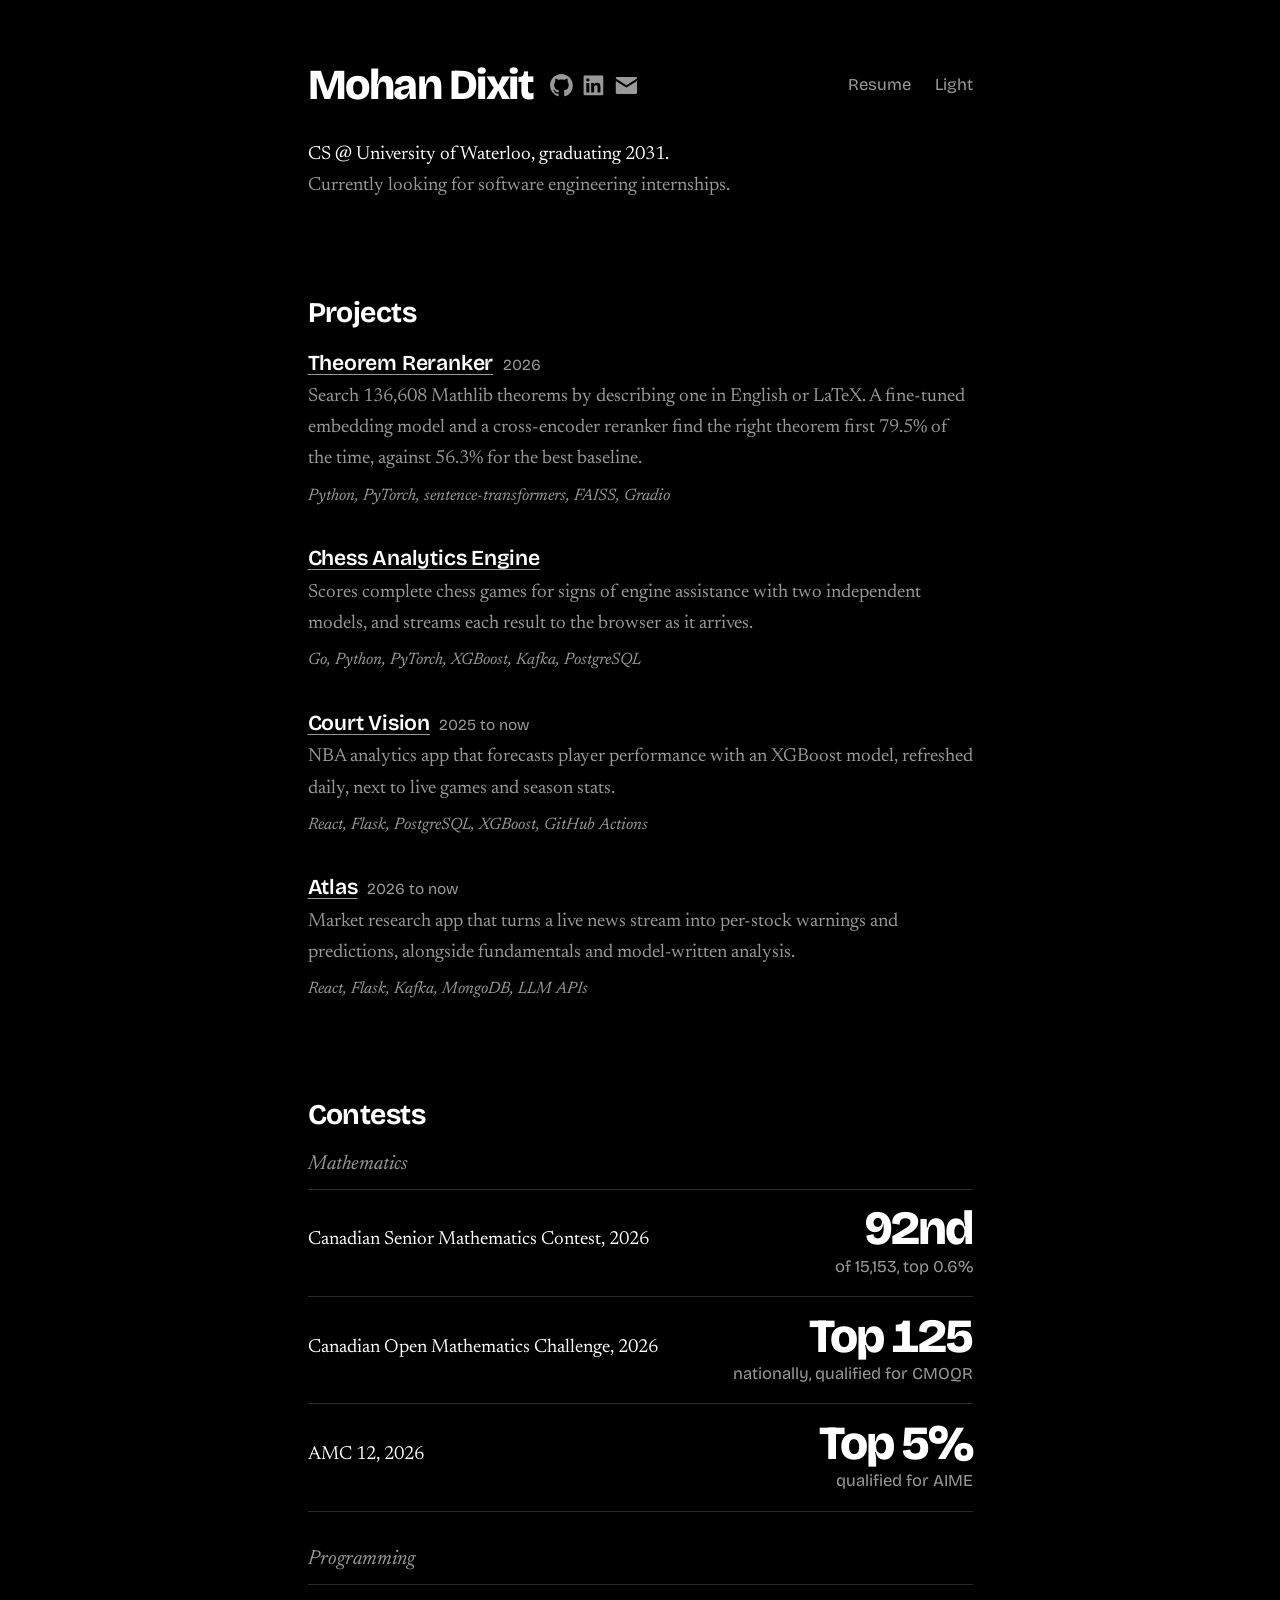
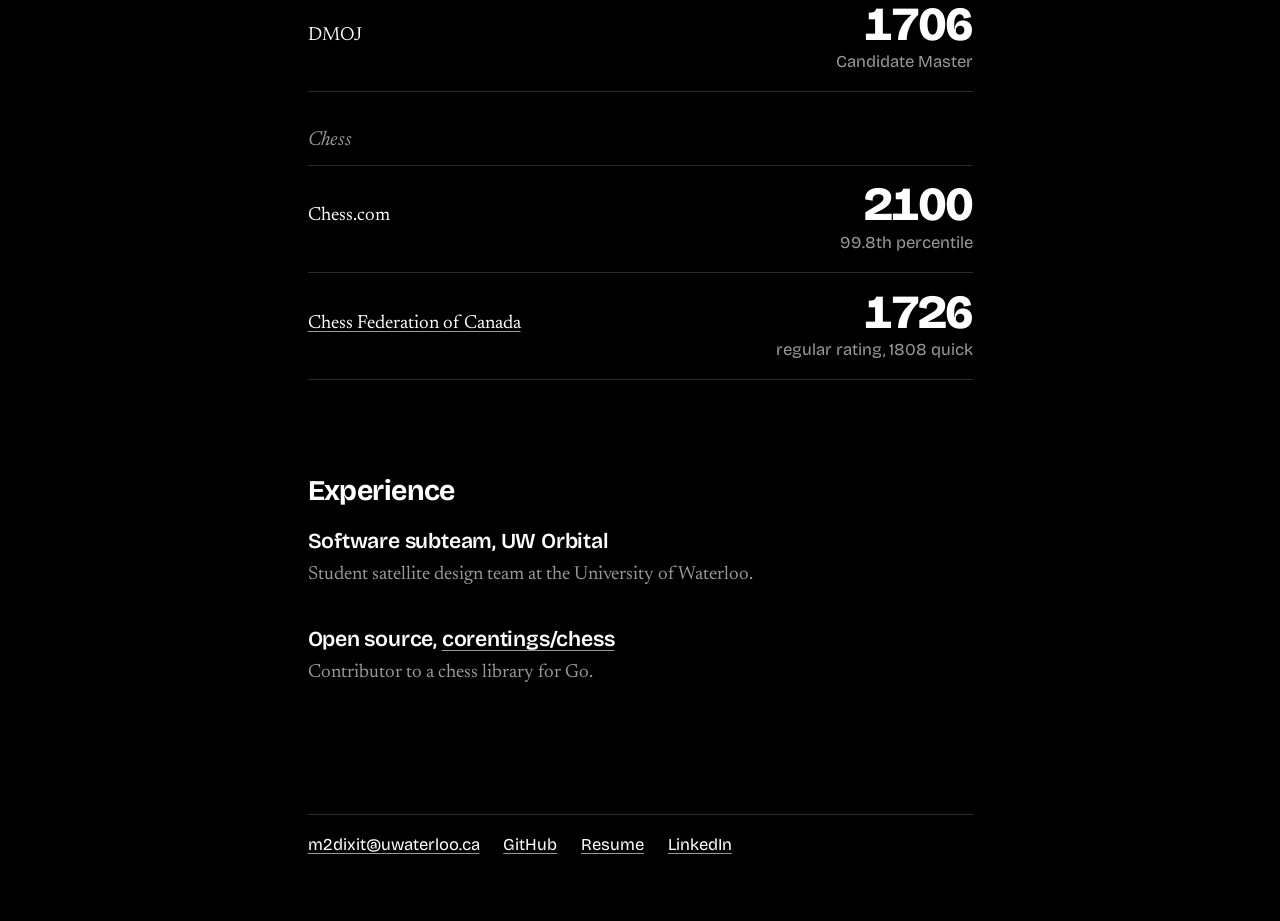
<file: index.html>
<!doctype html>
<html lang="en" data-theme="dark">
<head>
<meta charset="utf-8">
<meta name="viewport" content="width=device-width, initial-scale=1">
<title>Mohan Dixit</title>
<meta name="description" content="Mohan Dixit studies computer science at the University of Waterloo, class of 2031.">
<link rel="canonical" href="https://mohandixit.com/">
<meta name="color-scheme" content="dark light">
<script>
  // Dark unless the visitor chose light before. Runs before first paint.
  try { if (localStorage.getItem("theme") === "light") document.documentElement.dataset.theme = "light"; } catch (e) {}
</script>
<link rel="preconnect" href="https://fonts.googleapis.com">
<link rel="preconnect" href="https://fonts.gstatic.com" crossorigin>
<link rel="stylesheet" href="https://fonts.googleapis.com/css2?family=Bricolage+Grotesque:opsz,wght@12..96,400..800&family=Newsreader:ital,opsz,wght@0,6..72,400..600;1,6..72,400..500&display=swap">
<link rel="stylesheet" href="styles.css">
</head>
<body>
<header class="site-header reveal">
  <div class="name">
    <h1>Mohan Dixit</h1>
    <a class="icon-link" href="https://github.com/CosmicVeil" aria-label="GitHub profile"><svg viewBox="0 0 16 16" width="16" height="16" aria-hidden="true" focusable="false"><path fill="currentColor" d="M8 0c4.42 0 8 3.58 8 8a8.013 8.013 0 0 1-5.45 7.59c-.4.08-.55-.17-.55-.38 0-.27.01-1.13.01-2.2 0-.75-.25-1.23-.54-1.48 1.78-.2 3.65-.88 3.65-3.95 0-.88-.31-1.59-.82-2.15.08-.2.36-1.02-.08-2.12 0 0-.67-.22-2.2.82-.64-.18-1.32-.27-2-.27-.68 0-1.36.09-2 .27-1.53-1.03-2.2-.82-2.2-.82-.44 1.1-.16 1.92-.08 2.12-.51.56-.82 1.28-.82 2.15 0 3.06 1.86 3.75 3.64 3.95-.23.2-.44.55-.51 1.07-.46.21-1.61.55-2.33-.66-.15-.24-.6-.83-1.23-.82-.67.01-.27.38.01.53.34.19.73.9.82 1.13.16.45.68 1.31 2.69.94 0 .67.01 1.3.01 1.49 0 .21-.15.45-.55.38A7.995 7.995 0 0 1 0 8c0-4.42 3.58-8 8-8Z"/></svg></a>
    <a class="icon-link" href="https://www.linkedin.com/in/mohan-dixit-6396922b5/" aria-label="LinkedIn profile"><svg viewBox="0 0 24 24" width="16" height="16" aria-hidden="true" focusable="false"><path fill="currentColor" d="M20.447 20.452h-3.554v-5.569c0-1.328-.027-3.037-1.852-3.037-1.853 0-2.136 1.445-2.136 2.939v5.667H9.351V9h3.414v1.561h.046c.477-.9 1.637-1.85 3.37-1.85 3.601 0 4.267 2.37 4.267 5.455v6.286zM5.337 7.433c-1.144 0-2.063-.926-2.063-2.065 0-1.138.92-2.063 2.063-2.063 1.14 0 2.064.925 2.064 2.063 0 1.139-.925 2.065-2.064 2.065zm1.782 13.019H3.555V9h3.564v11.452zM22.225 0H1.771C.792 0 0 .774 0 1.729v20.542C0 23.227.792 24 1.771 24h20.451C23.2 24 24 23.227 24 22.271V1.729C24 .774 23.2 0 22.222 0h.003z"/></svg></a>
    <a class="icon-link" href="mailto:m2dixit@uwaterloo.ca" aria-label="Email m2dixit@uwaterloo.ca" data-copy-email><svg viewBox="0 0 24 24" width="16" height="16" aria-hidden="true" focusable="false"><path fill="currentColor" d="M3 4h18a1 1 0 0 1 1 1v.53l-10 6.25L2 5.53V5a1 1 0 0 1 1-1Zm-1 3.89V19a1 1 0 0 0 1 1h18a1 1 0 0 0 1-1V7.89l-9.47 5.92a1 1 0 0 1-1.06 0L2 7.89Z"/></svg></a>
  </div>
  <nav class="site-nav" aria-label="Site">
    <a href="assets/mohan-dixit-resume.pdf">Resume</a>
    <button class="theme-toggle" type="button" id="theme-toggle">Light</button>
  </nav>
</header>

<p class="intro reveal" style="--i:1">CS @ University of Waterloo, graduating 2031.</p>
<p class="seeking reveal" style="--i:1">Currently looking for software engineering internships.</p>

<main>
  <section class="reveal" style="--i:2" aria-labelledby="projects">
    <h2 id="projects">Projects</h2>
    <ul class="entries">
      <li>
        <span class="what"><a href="projects/theorem-reranker.html">Theorem Reranker</a><span class="when">2026</span></span>
        <span class="detail">Search 136,608 Mathlib theorems by describing one in English or LaTeX. A fine-tuned embedding model and a cross-encoder reranker find the right theorem first 79.5% of the time, against 56.3% for the best baseline.</span>
        <span class="stack">Python, PyTorch, sentence-transformers, FAISS, Gradio</span>
      </li>
      <li>
        <span class="what"><a href="projects/chess-analytics-engine.html">Chess Analytics Engine</a></span>
        <span class="detail">Scores complete chess games for signs of engine assistance with two independent models, and streams each result to the browser as it arrives.</span>
        <span class="stack">Go, Python, PyTorch, XGBoost, Kafka, PostgreSQL</span>
      </li>
      <li>
        <span class="what"><a href="projects/court-vision.html">Court Vision</a><span class="when">2025 to now</span></span>
        <span class="detail">NBA analytics app that forecasts player performance with an XGBoost model, refreshed daily, next to live games and season stats.</span>
        <span class="stack">React, Flask, PostgreSQL, XGBoost, GitHub Actions</span>
      </li>
      <li>
        <span class="what"><a href="projects/atlas.html">Atlas</a><span class="when">2026 to now</span></span>
        <span class="detail">Market research app that turns a live news stream into per-stock warnings and predictions, alongside fundamentals and model-written analysis.</span>
        <span class="stack">React, Flask, Kafka, MongoDB, LLM APIs</span>
      </li>
    </ul>
  </section>

  <section class="reveal" style="--i:3" aria-labelledby="contests">
    <h2 id="contests">Contests</h2>

    <h3>Mathematics</h3>
    <ul class="results">
      <li>
        <span class="event">Canadian Senior Mathematics Contest, 2026</span>
        <span class="score"><span class="figure">92nd</span><span class="note">of 15,153, top 0.6%</span></span>
      </li>
      <li>
        <span class="event">Canadian Open Mathematics Challenge, 2026</span>
        <span class="score"><span class="figure">Top 125</span><span class="note">nationally, qualified for CMOQR</span></span>
      </li>
      <li>
        <span class="event">AMC 12, 2026</span>
        <span class="score"><span class="figure">Top 5%</span><span class="note">qualified for AIME</span></span>
      </li>
    </ul>

    <h3>Programming</h3>
    <ul class="results">
      <li>
        <span class="event">DMOJ</span>
        <span class="score"><span class="figure">1706</span><span class="note">Candidate Master</span></span>
      </li>
    </ul>

    <h3>Chess</h3>
    <ul class="results">
      <li>
        <span class="event">Chess.com</span>
        <span class="score"><span class="figure">2100</span><span class="note">99.8th percentile</span></span>
      </li>
      <li>
        <span class="event"><a href="https://www.chess.ca/en/ratings/p/?id=169181">Chess Federation of Canada</a></span>
        <span class="score"><span class="figure">1726</span><span class="note">regular rating, 1808 quick</span></span>
      </li>
    </ul>
  </section>

  <section class="reveal" hidden style="--i:4" aria-labelledby="community">
    <h2 id="community">Community</h2>
    <ul class="entries">
      <li>
        <span class="what">Problem setter and tester, TOPSOJ</span>
        <span class="detail">Wrote and tested 150+ problems in LaTeX for a judge with 3,000+ users.</span>
      </li>
      <li>
        <span class="what">President, Bur Oak Chess Club</span>
        <span class="detail">Ran the York Region Chess Championship: 8 schools, 80+ players, $500 raised.</span>
      </li>
    </ul>
  </section>

  <section class="reveal" style="--i:5" aria-labelledby="experience">
    <h2 id="experience">Experience</h2>
    <ul class="entries">
      <li>
        <span class="what">Software subteam, UW Orbital</span>
        <span class="detail">Student satellite design team at the University of Waterloo.</span>
      </li>
      <li>
        <span class="what">Open source, <a href="https://github.com/corentings/chess">corentings/chess</a></span>
        <span class="detail">Contributor to a chess library for Go.</span>
      </li>
    </ul>
  </section>

</main>

<footer class="reveal" style="--i:6">
  <ul>
    <li><a href="mailto:m2dixit@uwaterloo.ca">m2dixit@uwaterloo.ca</a></li>
    <li><a href="https://github.com/CosmicVeil">GitHub</a></li>
    <li><a href="assets/mohan-dixit-resume.pdf">Resume</a></li>
    <li><a href="https://www.linkedin.com/in/mohan-dixit-6396922b5/">LinkedIn</a></li>
  </ul>
</footer>

<script src="script.js"></script>
<script data-goatcounter="https://mohandixit.goatcounter.com/count" async src="//gc.zgo.at/count.js"></script>
</body>
</html>
</file>
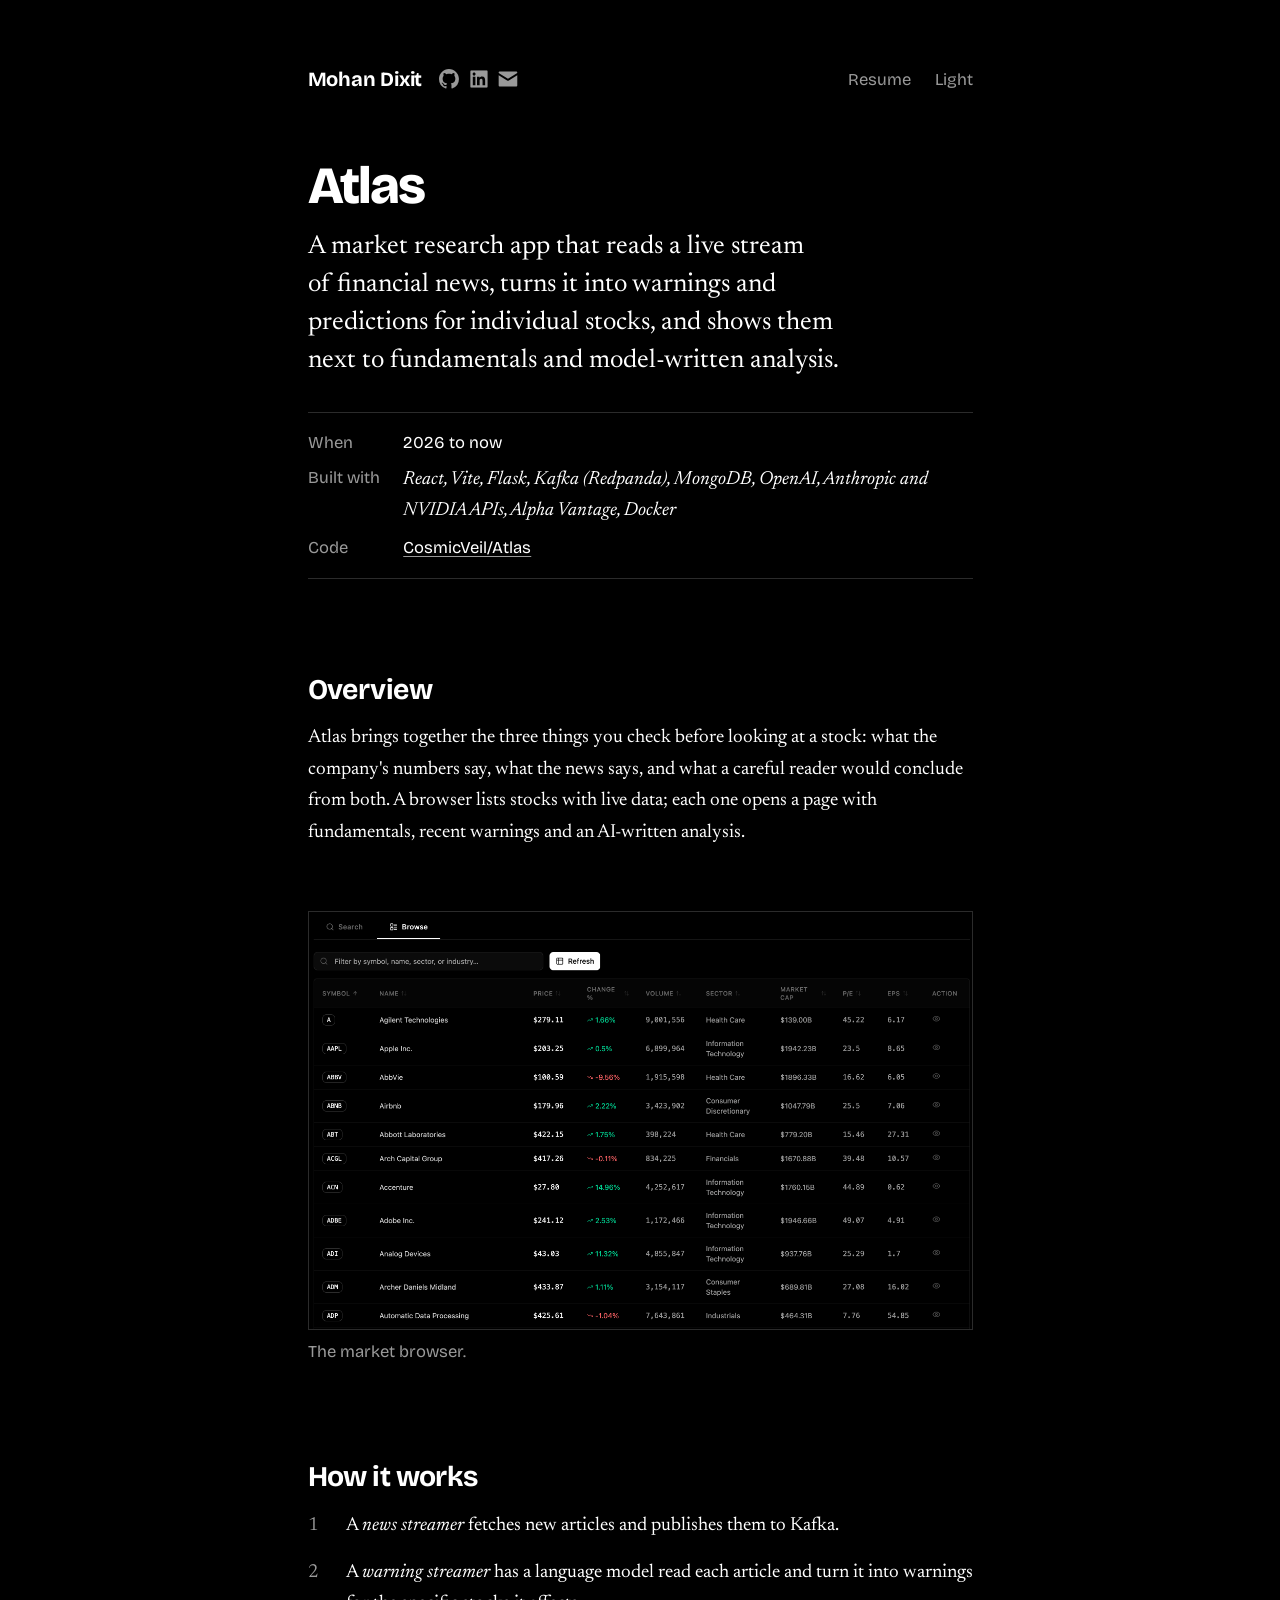
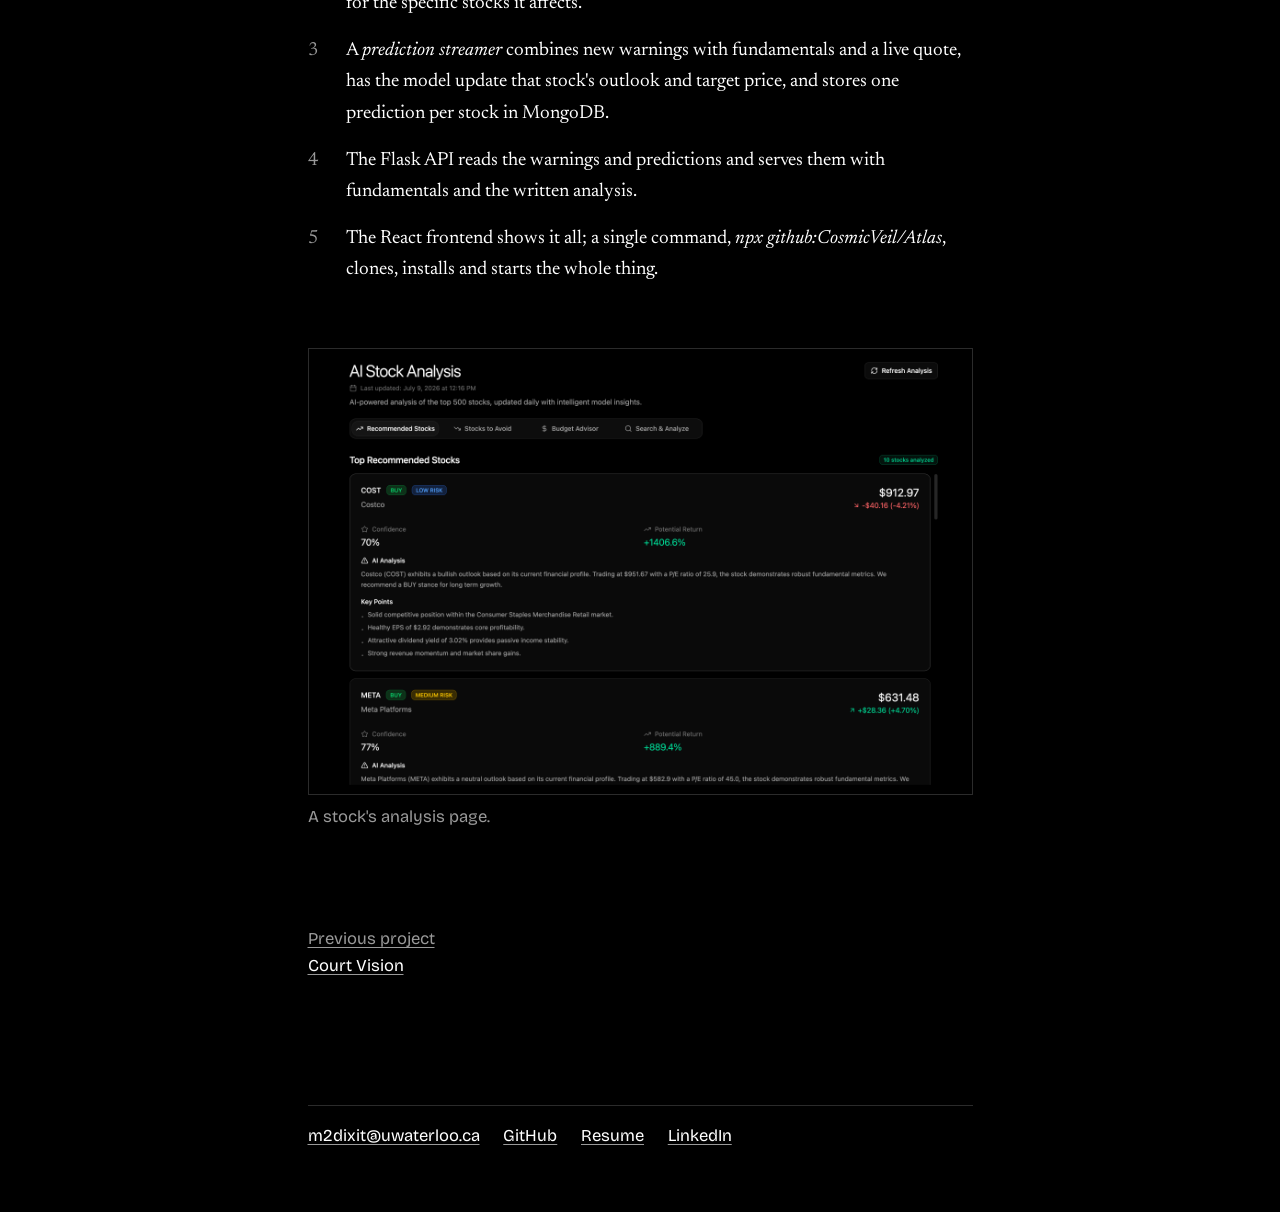
<file: projects/atlas.html>
<!doctype html>
<html lang="en" data-theme="dark">
<head>
<meta charset="utf-8">
<meta name="viewport" content="width=device-width, initial-scale=1">
<title>Atlas, Mohan Dixit</title>
<meta name="description" content="A market research app that turns a live news stream into per-stock warnings and predictions.">
<link rel="canonical" href="https://mohandixit.com/projects/atlas.html">
<meta name="color-scheme" content="dark light">
<script>
  try { if (localStorage.getItem("theme") === "light") document.documentElement.dataset.theme = "light"; } catch (e) {}
</script>
<link rel="preconnect" href="https://fonts.googleapis.com">
<link rel="preconnect" href="https://fonts.gstatic.com" crossorigin>
<link rel="stylesheet" href="https://fonts.googleapis.com/css2?family=Bricolage+Grotesque:opsz,wght@12..96,400..800&family=Newsreader:ital,opsz,wght@0,6..72,400..600;1,6..72,400..500&display=swap">
<link rel="stylesheet" href="../styles.css">
</head>
<body>
<header class="site-header reveal">
  <div class="name">
    <a class="home-link" href="../">Mohan Dixit</a>
    <a class="icon-link" href="https://github.com/CosmicVeil" aria-label="GitHub profile"><svg viewBox="0 0 16 16" width="16" height="16" aria-hidden="true" focusable="false"><path fill="currentColor" d="M8 0c4.42 0 8 3.58 8 8a8.013 8.013 0 0 1-5.45 7.59c-.4.08-.55-.17-.55-.38 0-.27.01-1.13.01-2.2 0-.75-.25-1.23-.54-1.48 1.78-.2 3.65-.88 3.65-3.95 0-.88-.31-1.59-.82-2.15.08-.2.36-1.02-.08-2.12 0 0-.67-.22-2.2.82-.64-.18-1.32-.27-2-.27-.68 0-1.36.09-2 .27-1.53-1.03-2.2-.82-2.2-.82-.44 1.1-.16 1.92-.08 2.12-.51.56-.82 1.28-.82 2.15 0 3.06 1.86 3.75 3.64 3.95-.23.2-.44.55-.51 1.07-.46.21-1.61.55-2.33-.66-.15-.24-.6-.83-1.23-.82-.67.01-.27.38.01.53.34.19.73.9.82 1.13.16.45.68 1.31 2.69.94 0 .67.01 1.3.01 1.49 0 .21-.15.45-.55.38A7.995 7.995 0 0 1 0 8c0-4.42 3.58-8 8-8Z"/></svg></a>
    <a class="icon-link" href="https://www.linkedin.com/in/mohan-dixit-6396922b5/" aria-label="LinkedIn profile"><svg viewBox="0 0 24 24" width="16" height="16" aria-hidden="true" focusable="false"><path fill="currentColor" d="M20.447 20.452h-3.554v-5.569c0-1.328-.027-3.037-1.852-3.037-1.853 0-2.136 1.445-2.136 2.939v5.667H9.351V9h3.414v1.561h.046c.477-.9 1.637-1.85 3.37-1.85 3.601 0 4.267 2.37 4.267 5.455v6.286zM5.337 7.433c-1.144 0-2.063-.926-2.063-2.065 0-1.138.92-2.063 2.063-2.063 1.14 0 2.064.925 2.064 2.063 0 1.139-.925 2.065-2.064 2.065zm1.782 13.019H3.555V9h3.564v11.452zM22.225 0H1.771C.792 0 0 .774 0 1.729v20.542C0 23.227.792 24 1.771 24h20.451C23.2 24 24 23.227 24 22.271V1.729C24 .774 23.2 0 22.222 0h.003z"/></svg></a>
    <a class="icon-link" href="mailto:m2dixit@uwaterloo.ca" aria-label="Email m2dixit@uwaterloo.ca" data-copy-email><svg viewBox="0 0 24 24" width="16" height="16" aria-hidden="true" focusable="false"><path fill="currentColor" d="M3 4h18a1 1 0 0 1 1 1v.53l-10 6.25L2 5.53V5a1 1 0 0 1 1-1Zm-1 3.89V19a1 1 0 0 0 1 1h18a1 1 0 0 0 1-1V7.89l-9.47 5.92a1 1 0 0 1-1.06 0L2 7.89Z"/></svg></a>
  </div>
  <nav class="site-nav" aria-label="Site">
    <a href="../assets/mohan-dixit-resume.pdf">Resume</a>
    <button class="theme-toggle" type="button" id="theme-toggle">Light</button>
  </nav>
</header>

<main>
  <h1 class="page-title reveal" style="--i:1">Atlas</h1>
  <p class="lede reveal" style="--i:1">A market research app that reads a live stream of financial news, turns it into warnings and predictions for individual stocks, and shows them next to fundamentals and model-written analysis.</p>

  <dl class="meta reveal" style="--i:2">
    <dt>When</dt><dd>2026 to now</dd>
    <dt>Built with</dt><dd class="stack">React, Vite, Flask, Kafka (Redpanda), MongoDB, OpenAI, Anthropic and NVIDIA APIs, Alpha Vantage, Docker</dd>
    <dt>Code</dt><dd><a href="https://github.com/CosmicVeil/Atlas">CosmicVeil/Atlas</a></dd>
  </dl>

  <section class="reveal" style="--i:3">
    <h2>Overview</h2>
    <p>Atlas brings together the three things you check before looking at a stock: what the company's numbers say, what the news says, and what a careful reader would conclude from both. A browser lists stocks with live data; each one opens a page with fundamentals, recent warnings and an AI-written analysis.</p>
  </section>

  <figure class="reveal" style="--i:4">
    <img src="../assets/atlas-browser.png" width="2586" height="1630" alt="Atlas market browser listing stocks with live prices">
    <figcaption>The market browser.</figcaption>
  </figure>

  <section class="reveal" style="--i:5">
    <h2>How it works</h2>
    <ol class="steps">
      <li>A <em>news streamer</em> fetches new articles and publishes them to Kafka.</li>
      <li>A <em>warning streamer</em> has a language model read each article and turn it into warnings for the specific stocks it affects.</li>
      <li>A <em>prediction streamer</em> combines new warnings with fundamentals and a live quote, has the model update that stock's outlook and target price, and stores one prediction per stock in MongoDB.</li>
      <li>The Flask API reads the warnings and predictions and serves them with fundamentals and the written analysis.</li>
      <li>The React frontend shows it all; a single command, <em>npx github:CosmicVeil/Atlas</em>, clones, installs and starts the whole thing.</li>
    </ol>
  </section>

  <section class="reveal" hidden style="--i:6">
    <h2>Decisions worth explaining</h2>
    <div class="decision">
      <h3>Three stages joined by a message broker</h3>
      <p>Each stage only reads from one topic and writes to the next, so a slow or crashed stage doesn't take the others down, and messages wait in Kafka until it recovers. A single script doing all three would be simpler, but one failure would stop everything.</p>
    </div>
    <div class="decision">
      <h3>The model judges; the code does the arithmetic</h3>
      <p>The language model sets the outlook and target price, but the potential return is calculated in code. Language models are unreliable at arithmetic, and a number computed in code can be tested. If a model call fails, nothing is written, so a made-up fallback can never pass for a real prediction.</p>
    </div>
    <div class="decision">
      <h3>Works without any API keys</h3>
      <p>Without keys, Atlas falls back to local fundamentals and simulated analysis instead of failing. Anyone can try it in one command, and real providers switch on when keys are added.</p>
    </div>
    <div class="decision">
      <h3>Tests that never touch the network</h3>
      <p>The backend tests mock the news source, the model provider, Kafka and MongoDB, so they run offline, quickly and the same way every time.</p>
    </div>
  </section>

  <figure class="reveal" style="--i:7">
    <img src="../assets/atlas-analysis.png" width="2884" height="1936" loading="lazy" alt="Atlas stock analysis page with AI recommendations">
    <figcaption>A stock's analysis page.</figcaption>
  </figure>

  <nav class="pager reveal" style="--i:8" aria-label="More projects">
    <a href="court-vision.html"><span>Previous project</span>Court Vision</a>
  </nav>
</main>

<footer class="reveal" style="--i:9">
  <ul>
    <li><a href="mailto:m2dixit@uwaterloo.ca">m2dixit@uwaterloo.ca</a></li>
    <li><a href="https://github.com/CosmicVeil">GitHub</a></li>
    <li><a href="../assets/mohan-dixit-resume.pdf">Resume</a></li>
    <li><a href="https://www.linkedin.com/in/mohan-dixit-6396922b5/">LinkedIn</a></li>
  </ul>
</footer>

<script src="../script.js"></script>
<script data-goatcounter="https://mohandixit.goatcounter.com/count" async src="//gc.zgo.at/count.js"></script>
</body>
</html>
</file>
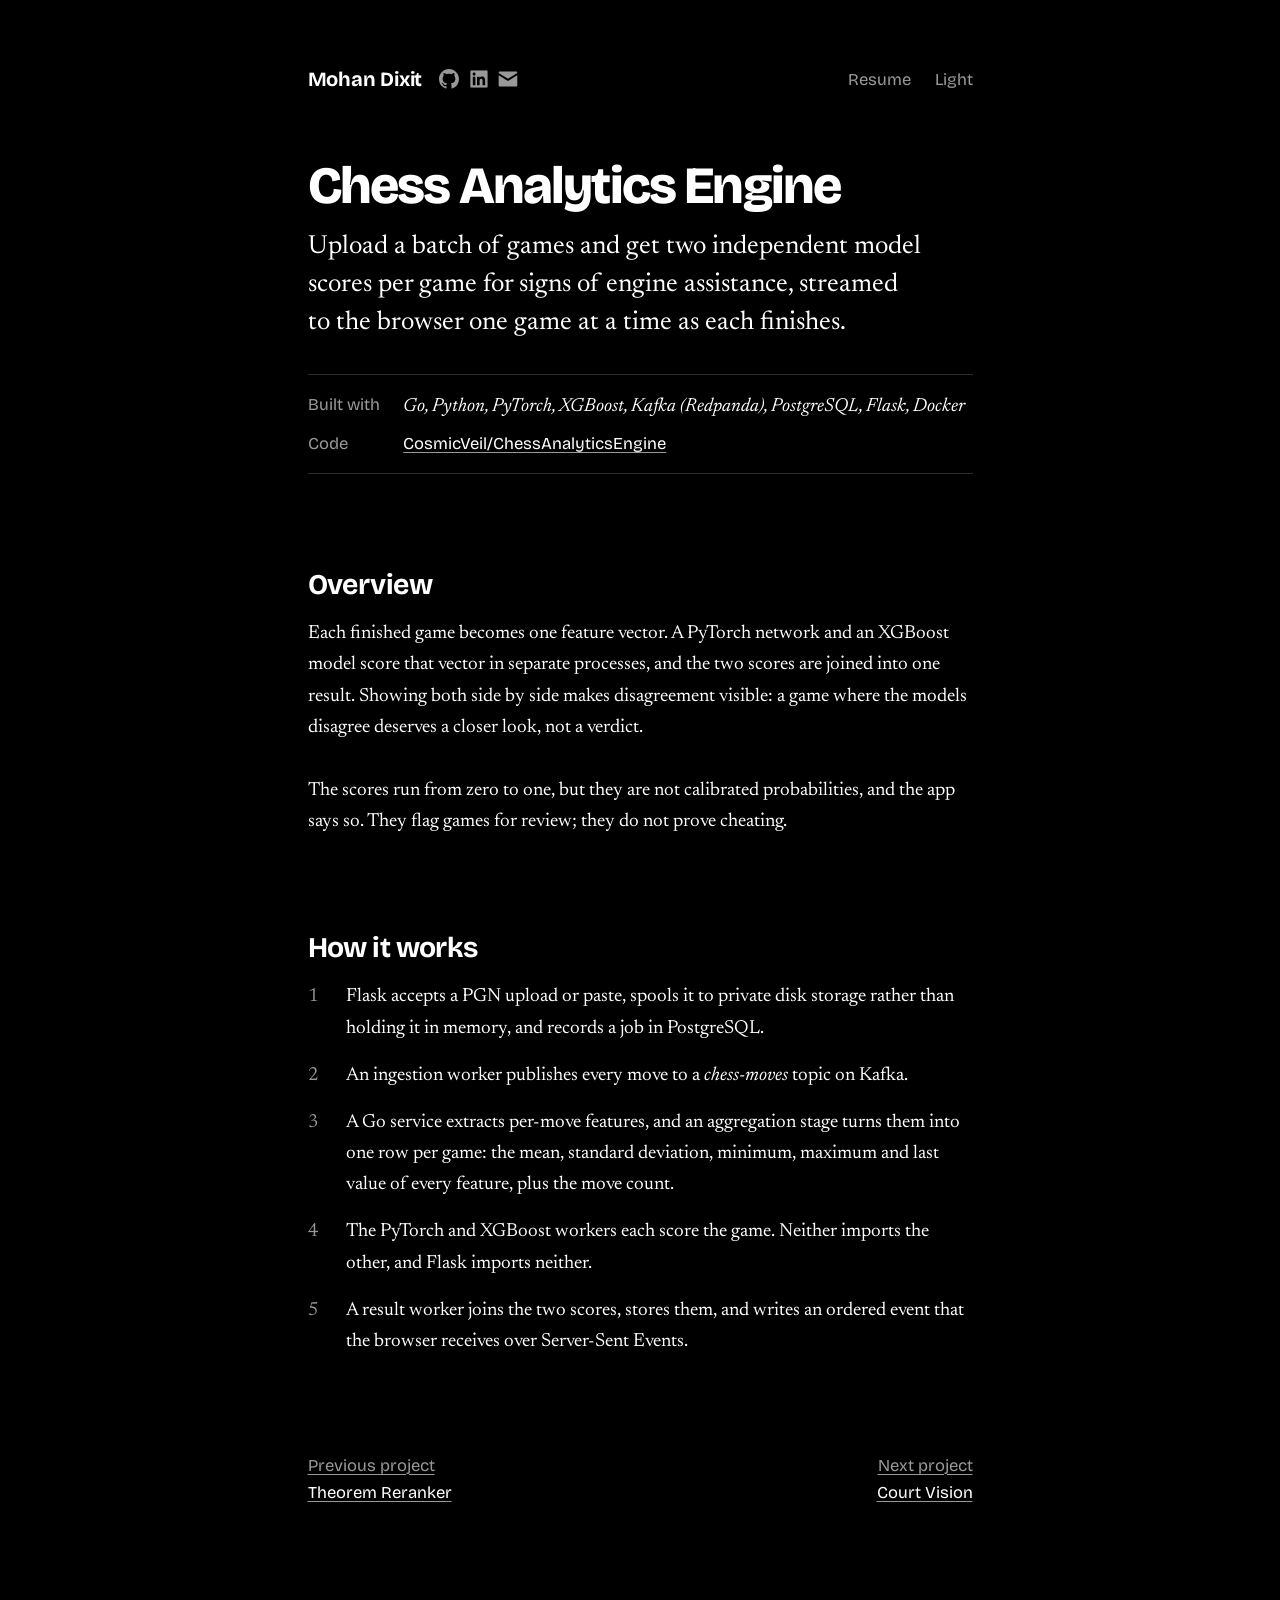
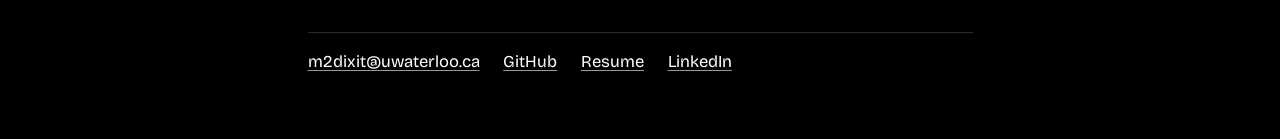
<file: projects/chess-analytics-engine.html>
<!doctype html>
<html lang="en" data-theme="dark">
<head>
<meta charset="utf-8">
<meta name="viewport" content="width=device-width, initial-scale=1">
<title>Chess Analytics Engine, Mohan Dixit</title>
<meta name="description" content="A streaming pipeline that scores complete chess games for signs of engine assistance with PyTorch and XGBoost.">
<link rel="canonical" href="https://mohandixit.com/projects/chess-analytics-engine.html">
<meta name="color-scheme" content="dark light">
<script>
  try { if (localStorage.getItem("theme") === "light") document.documentElement.dataset.theme = "light"; } catch (e) {}
</script>
<link rel="preconnect" href="https://fonts.googleapis.com">
<link rel="preconnect" href="https://fonts.gstatic.com" crossorigin>
<link rel="stylesheet" href="https://fonts.googleapis.com/css2?family=Bricolage+Grotesque:opsz,wght@12..96,400..800&family=Newsreader:ital,opsz,wght@0,6..72,400..600;1,6..72,400..500&display=swap">
<link rel="stylesheet" href="../styles.css">
</head>
<body>
<header class="site-header reveal">
  <div class="name">
    <a class="home-link" href="../">Mohan Dixit</a>
    <a class="icon-link" href="https://github.com/CosmicVeil" aria-label="GitHub profile"><svg viewBox="0 0 16 16" width="16" height="16" aria-hidden="true" focusable="false"><path fill="currentColor" d="M8 0c4.42 0 8 3.58 8 8a8.013 8.013 0 0 1-5.45 7.59c-.4.08-.55-.17-.55-.38 0-.27.01-1.13.01-2.2 0-.75-.25-1.23-.54-1.48 1.78-.2 3.65-.88 3.65-3.95 0-.88-.31-1.59-.82-2.15.08-.2.36-1.02-.08-2.12 0 0-.67-.22-2.2.82-.64-.18-1.32-.27-2-.27-.68 0-1.36.09-2 .27-1.53-1.03-2.2-.82-2.2-.82-.44 1.1-.16 1.92-.08 2.12-.51.56-.82 1.28-.82 2.15 0 3.06 1.86 3.75 3.64 3.95-.23.2-.44.55-.51 1.07-.46.21-1.61.55-2.33-.66-.15-.24-.6-.83-1.23-.82-.67.01-.27.38.01.53.34.19.73.9.82 1.13.16.45.68 1.31 2.69.94 0 .67.01 1.3.01 1.49 0 .21-.15.45-.55.38A7.995 7.995 0 0 1 0 8c0-4.42 3.58-8 8-8Z"/></svg></a>
    <a class="icon-link" href="https://www.linkedin.com/in/mohan-dixit-6396922b5/" aria-label="LinkedIn profile"><svg viewBox="0 0 24 24" width="16" height="16" aria-hidden="true" focusable="false"><path fill="currentColor" d="M20.447 20.452h-3.554v-5.569c0-1.328-.027-3.037-1.852-3.037-1.853 0-2.136 1.445-2.136 2.939v5.667H9.351V9h3.414v1.561h.046c.477-.9 1.637-1.85 3.37-1.85 3.601 0 4.267 2.37 4.267 5.455v6.286zM5.337 7.433c-1.144 0-2.063-.926-2.063-2.065 0-1.138.92-2.063 2.063-2.063 1.14 0 2.064.925 2.064 2.063 0 1.139-.925 2.065-2.064 2.065zm1.782 13.019H3.555V9h3.564v11.452zM22.225 0H1.771C.792 0 0 .774 0 1.729v20.542C0 23.227.792 24 1.771 24h20.451C23.2 24 24 23.227 24 22.271V1.729C24 .774 23.2 0 22.222 0h.003z"/></svg></a>
    <a class="icon-link" href="mailto:m2dixit@uwaterloo.ca" aria-label="Email m2dixit@uwaterloo.ca" data-copy-email><svg viewBox="0 0 24 24" width="16" height="16" aria-hidden="true" focusable="false"><path fill="currentColor" d="M3 4h18a1 1 0 0 1 1 1v.53l-10 6.25L2 5.53V5a1 1 0 0 1 1-1Zm-1 3.89V19a1 1 0 0 0 1 1h18a1 1 0 0 0 1-1V7.89l-9.47 5.92a1 1 0 0 1-1.06 0L2 7.89Z"/></svg></a>
  </div>
  <nav class="site-nav" aria-label="Site">
    <a href="../assets/mohan-dixit-resume.pdf">Resume</a>
    <button class="theme-toggle" type="button" id="theme-toggle">Light</button>
  </nav>
</header>

<main>
  <h1 class="page-title reveal" style="--i:1">Chess Analytics Engine</h1>
  <p class="lede reveal" style="--i:1">Upload a batch of games and get two independent model scores per game for signs of engine assistance, streamed to the browser one game at a time as each finishes.</p>

  <dl class="meta reveal" style="--i:2">
    <dt>Built with</dt><dd class="stack">Go, Python, PyTorch, XGBoost, Kafka (Redpanda), PostgreSQL, Flask, Docker</dd>
    <dt>Code</dt><dd><a href="https://github.com/CosmicVeil/ChessAnalyticsEngine">CosmicVeil/ChessAnalyticsEngine</a></dd>
  </dl>

  <section class="reveal" style="--i:3">
    <h2>Overview</h2>
    <p>Each finished game becomes one feature vector. A PyTorch network and an XGBoost model score that vector in separate processes, and the two scores are joined into one result. Showing both side by side makes disagreement visible: a game where the models disagree deserves a closer look, not a verdict.</p>
    <p>The scores run from zero to one, but they are not calibrated probabilities, and the app says so. They flag games for review; they do not prove cheating.</p>
  </section>

  <section class="reveal" style="--i:4">
    <h2>How it works</h2>
    <ol class="steps">
      <li>Flask accepts a PGN upload or paste, spools it to private disk storage rather than holding it in memory, and records a job in PostgreSQL.</li>
      <li>An ingestion worker publishes every move to a <em>chess-moves</em> topic on Kafka.</li>
      <li>A Go service extracts per-move features, and an aggregation stage turns them into one row per game: the mean, standard deviation, minimum, maximum and last value of every feature, plus the move count.</li>
      <li>The PyTorch and XGBoost workers each score the game. Neither imports the other, and Flask imports neither.</li>
      <li>A result worker joins the two scores, stores them, and writes an ordered event that the browser receives over Server-Sent Events.</li>
    </ol>
  </section>

  <section class="reveal" hidden style="--i:5">
    <h2>Decisions worth explaining</h2>
    <div class="decision">
      <h3>The same maths in training and in production</h3>
      <p>The live workers originally did not normalise features the way training did, so the models saw numbers on a different scale from the ones they learned on. This is called training/serving skew. Now training saves the exact XGBoost min/max values (from training rows only) to a file the live worker checks and reuses, and the PyTorch worker repeats the same per-game L2 normalisation.</p>
    </div>
    <div class="decision">
      <h3>Split by game, not by move</h3>
      <p>Moves from one game are strongly correlated. If some moves of a game land in training and others in testing, the test score looks better than the model really is. Grouping by game before splitting keeps every held-out game fully unseen.</p>
    </div>
    <div class="decision">
      <h3>PostgreSQL instead of SQLite</h3>
      <p>Several workers claim jobs at once. PostgreSQL's <em>FOR UPDATE SKIP LOCKED</em> lets each worker grab a different job without blocking the others, and the score updates and browser events commit in the same transaction. SQLite allows only one writer at a time and is awkward to share between machines.</p>
    </div>
    <div class="decision">
      <h3>Streams that survive a refresh</h3>
      <p>Every event the browser sees is a numbered row in the database. After a reload, the page fetches the current snapshot and then resumes the stream after the last event it saw, so a big job neither replays its whole history nor loses updates.</p>
    </div>
  </section>

  <nav class="pager reveal" style="--i:6" aria-label="More projects">
    <a href="theorem-reranker.html"><span>Previous project</span>Theorem Reranker</a>
    <a class="next" href="court-vision.html"><span>Next project</span>Court Vision</a>
  </nav>
</main>

<footer class="reveal" style="--i:7">
  <ul>
    <li><a href="mailto:m2dixit@uwaterloo.ca">m2dixit@uwaterloo.ca</a></li>
    <li><a href="https://github.com/CosmicVeil">GitHub</a></li>
    <li><a href="../assets/mohan-dixit-resume.pdf">Resume</a></li>
    <li><a href="https://www.linkedin.com/in/mohan-dixit-6396922b5/">LinkedIn</a></li>
  </ul>
</footer>

<script src="../script.js"></script>
<script data-goatcounter="https://mohandixit.goatcounter.com/count" async src="//gc.zgo.at/count.js"></script>
</body>
</html>
</file>
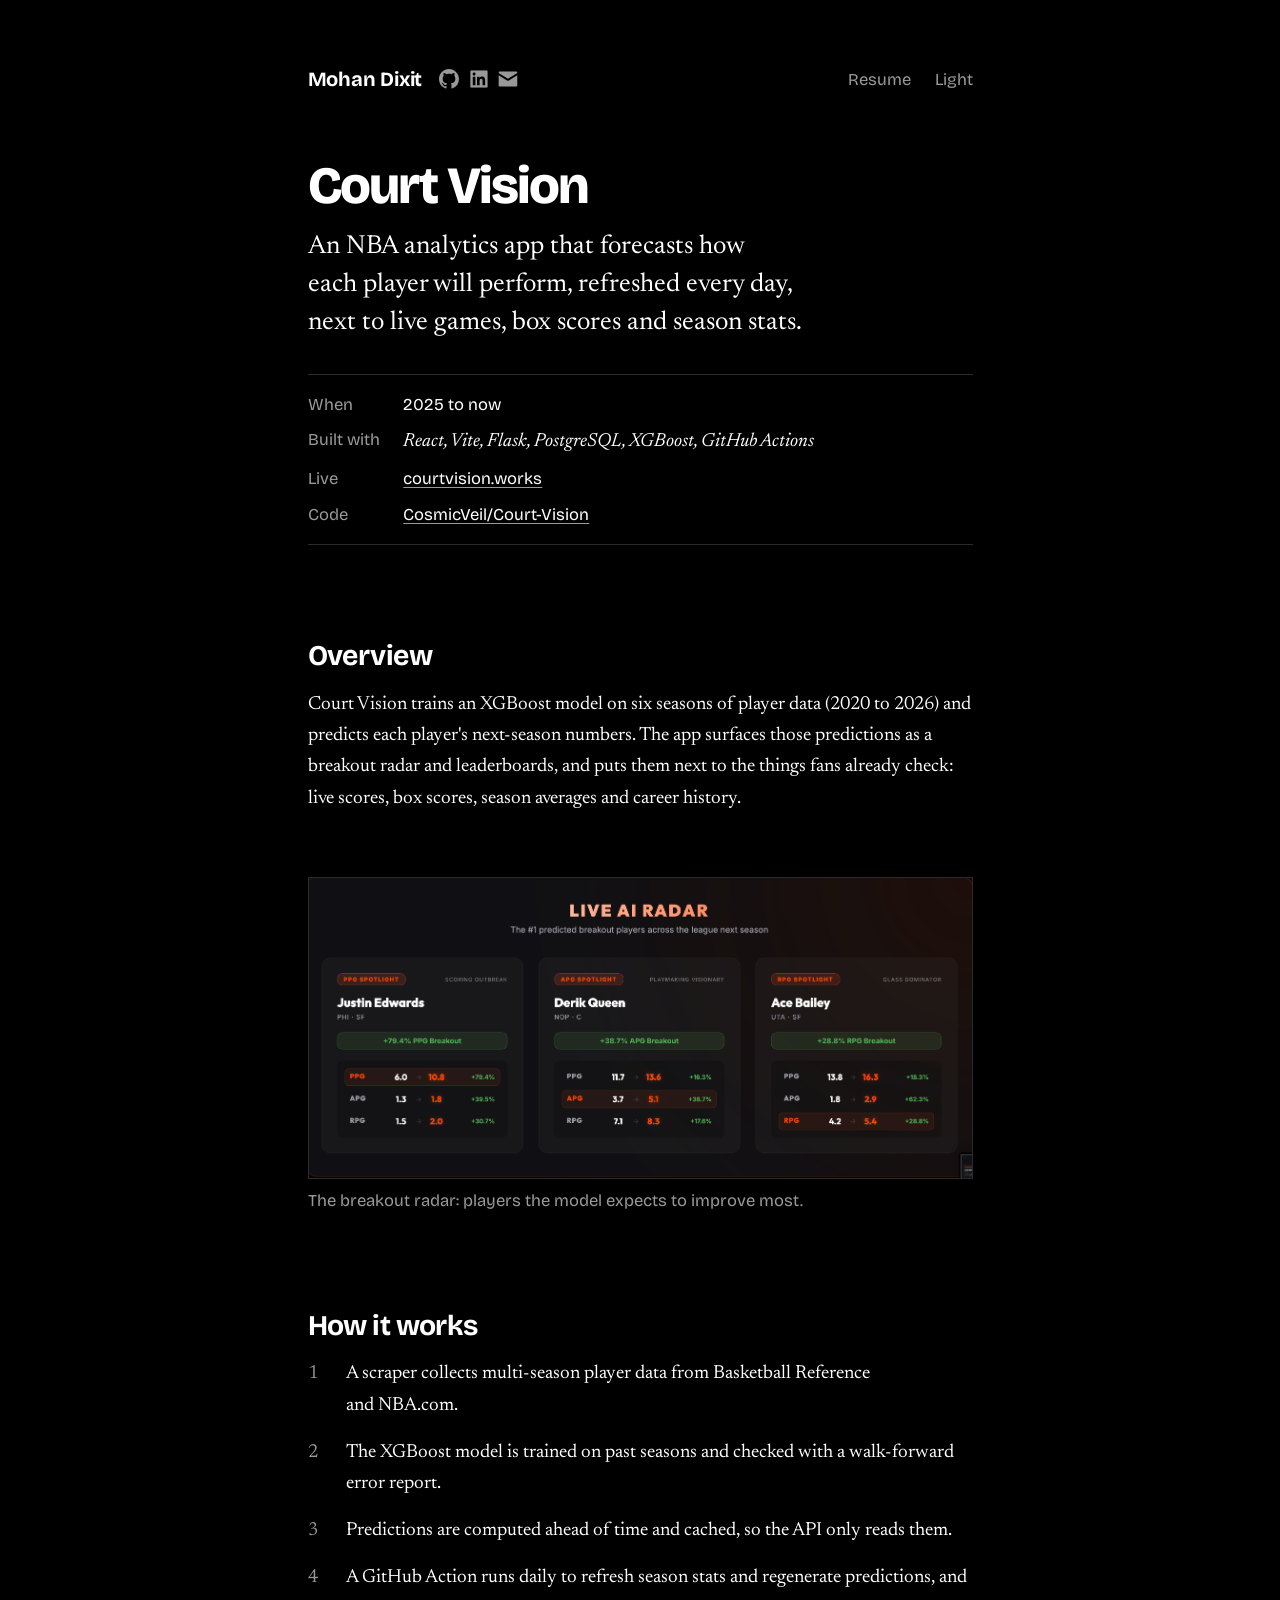
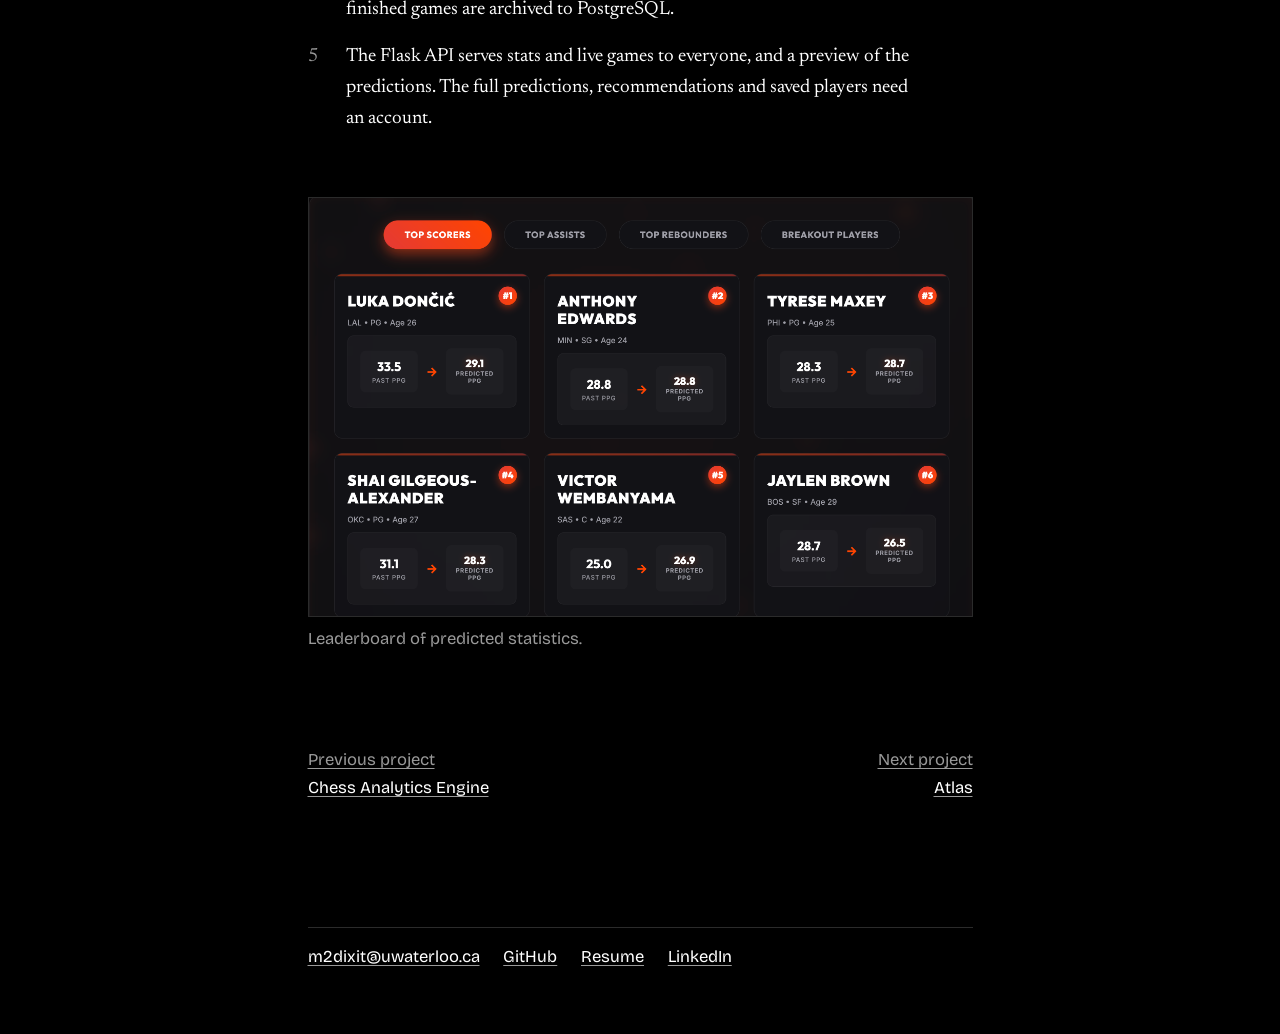
<file: projects/court-vision.html>
<!doctype html>
<html lang="en" data-theme="dark">
<head>
<meta charset="utf-8">
<meta name="viewport" content="width=device-width, initial-scale=1">
<title>Court Vision, Mohan Dixit</title>
<meta name="description" content="An NBA analytics app that forecasts player performance with an XGBoost model refreshed daily.">
<link rel="canonical" href="https://mohandixit.com/projects/court-vision.html">
<meta name="color-scheme" content="dark light">
<script>
  try { if (localStorage.getItem("theme") === "light") document.documentElement.dataset.theme = "light"; } catch (e) {}
</script>
<link rel="preconnect" href="https://fonts.googleapis.com">
<link rel="preconnect" href="https://fonts.gstatic.com" crossorigin>
<link rel="stylesheet" href="https://fonts.googleapis.com/css2?family=Bricolage+Grotesque:opsz,wght@12..96,400..800&family=Newsreader:ital,opsz,wght@0,6..72,400..600;1,6..72,400..500&display=swap">
<link rel="stylesheet" href="../styles.css">
</head>
<body>
<header class="site-header reveal">
  <div class="name">
    <a class="home-link" href="../">Mohan Dixit</a>
    <a class="icon-link" href="https://github.com/CosmicVeil" aria-label="GitHub profile"><svg viewBox="0 0 16 16" width="16" height="16" aria-hidden="true" focusable="false"><path fill="currentColor" d="M8 0c4.42 0 8 3.58 8 8a8.013 8.013 0 0 1-5.45 7.59c-.4.08-.55-.17-.55-.38 0-.27.01-1.13.01-2.2 0-.75-.25-1.23-.54-1.48 1.78-.2 3.65-.88 3.65-3.95 0-.88-.31-1.59-.82-2.15.08-.2.36-1.02-.08-2.12 0 0-.67-.22-2.2.82-.64-.18-1.32-.27-2-.27-.68 0-1.36.09-2 .27-1.53-1.03-2.2-.82-2.2-.82-.44 1.1-.16 1.92-.08 2.12-.51.56-.82 1.28-.82 2.15 0 3.06 1.86 3.75 3.64 3.95-.23.2-.44.55-.51 1.07-.46.21-1.61.55-2.33-.66-.15-.24-.6-.83-1.23-.82-.67.01-.27.38.01.53.34.19.73.9.82 1.13.16.45.68 1.31 2.69.94 0 .67.01 1.3.01 1.49 0 .21-.15.45-.55.38A7.995 7.995 0 0 1 0 8c0-4.42 3.58-8 8-8Z"/></svg></a>
    <a class="icon-link" href="https://www.linkedin.com/in/mohan-dixit-6396922b5/" aria-label="LinkedIn profile"><svg viewBox="0 0 24 24" width="16" height="16" aria-hidden="true" focusable="false"><path fill="currentColor" d="M20.447 20.452h-3.554v-5.569c0-1.328-.027-3.037-1.852-3.037-1.853 0-2.136 1.445-2.136 2.939v5.667H9.351V9h3.414v1.561h.046c.477-.9 1.637-1.85 3.37-1.85 3.601 0 4.267 2.37 4.267 5.455v6.286zM5.337 7.433c-1.144 0-2.063-.926-2.063-2.065 0-1.138.92-2.063 2.063-2.063 1.14 0 2.064.925 2.064 2.063 0 1.139-.925 2.065-2.064 2.065zm1.782 13.019H3.555V9h3.564v11.452zM22.225 0H1.771C.792 0 0 .774 0 1.729v20.542C0 23.227.792 24 1.771 24h20.451C23.2 24 24 23.227 24 22.271V1.729C24 .774 23.2 0 22.222 0h.003z"/></svg></a>
    <a class="icon-link" href="mailto:m2dixit@uwaterloo.ca" aria-label="Email m2dixit@uwaterloo.ca" data-copy-email><svg viewBox="0 0 24 24" width="16" height="16" aria-hidden="true" focusable="false"><path fill="currentColor" d="M3 4h18a1 1 0 0 1 1 1v.53l-10 6.25L2 5.53V5a1 1 0 0 1 1-1Zm-1 3.89V19a1 1 0 0 0 1 1h18a1 1 0 0 0 1-1V7.89l-9.47 5.92a1 1 0 0 1-1.06 0L2 7.89Z"/></svg></a>
  </div>
  <nav class="site-nav" aria-label="Site">
    <a href="../assets/mohan-dixit-resume.pdf">Resume</a>
    <button class="theme-toggle" type="button" id="theme-toggle">Light</button>
  </nav>
</header>

<main>
  <h1 class="page-title reveal" style="--i:1">Court Vision</h1>
  <p class="lede reveal" style="--i:1">An NBA analytics app that forecasts how each player will perform, refreshed every day, next to live games, box scores and season stats.</p>

  <dl class="meta reveal" style="--i:2">
    <dt>When</dt><dd>2025 to now</dd>
    <dt>Built with</dt><dd class="stack">React, Vite, Flask, PostgreSQL, XGBoost, GitHub Actions</dd>
    <dt>Live</dt><dd><a href="https://courtvision.works/">courtvision.works</a></dd>
    <dt>Code</dt><dd><a href="https://github.com/CosmicVeil/Court-Vision">CosmicVeil/Court-Vision</a></dd>
  </dl>

  <section class="reveal" style="--i:3">
    <h2>Overview</h2>
    <p>Court Vision trains an XGBoost model on six seasons of player data (2020 to 2026) and predicts each player's next-season numbers. The app surfaces those predictions as a breakout radar and leaderboards, and puts them next to the things fans already check: live scores, box scores, season averages and career history.</p>
  </section>

  <figure class="reveal" style="--i:4">
    <img src="../assets/court-vision-radar.png" width="2782" height="1262" alt="Court Vision breakout radar listing players the model expects to improve most">
    <figcaption>The breakout radar: players the model expects to improve most.</figcaption>
  </figure>

  <section class="reveal" style="--i:5">
    <h2>How it works</h2>
    <ol class="steps">
      <li>A scraper collects multi-season player data from Basketball Reference and NBA.com.</li>
      <li>The XGBoost model is trained on past seasons and checked with a walk-forward error report.</li>
      <li>Predictions are computed ahead of time and cached, so the API only reads them.</li>
      <li>A GitHub Action runs daily to refresh season stats and regenerate predictions, and finished games are archived to PostgreSQL.</li>
      <li>The Flask API serves stats and live games to everyone, and a preview of the predictions. The full predictions, recommendations and saved players need an account.</li>
    </ol>
  </section>

  <section class="reveal" hidden style="--i:6">
    <h2>Decisions worth explaining</h2>
    <div class="decision">
      <h3>Walk-forward evaluation</h3>
      <p>The model learns from pairs of back-to-back seasons. A random train/test split would let it learn from 2025 and be tested on 2023, using information it could never have in real use. Walk-forward evaluation trains only on seasons before the one being predicted, so the reported error (MAE) is an honest estimate, and the tests check that it beats simply predicting the average.</p>
    </div>
    <div class="decision">
      <h3>Precompute, then serve</h3>
      <p>Running the model on every page view would make requests slow and the server expensive. Predictions only change when the data does, so they are generated once a day and served from a cache.</p>
    </div>
    <div class="decision">
      <h3>A public preview, enforced on the server</h3>
      <p>Signed-out visitors see the top predictions, so the product speaks for itself. Everything else is withheld by the API, not just hidden in the page: without a valid bearer token, a player's prediction comes back empty. Hiding it only in the frontend would leave the data one network request away.</p>
    </div>
  </section>

  <figure class="reveal" style="--i:7">
    <img src="../assets/court-vision-leaderboard.png" width="2586" height="1630" loading="lazy" alt="Court Vision leaderboard of predicted player statistics">
    <figcaption>Leaderboard of predicted statistics.</figcaption>
  </figure>

  <nav class="pager reveal" style="--i:8" aria-label="More projects">
    <a href="chess-analytics-engine.html"><span>Previous project</span>Chess Analytics Engine</a>
    <a class="next" href="atlas.html"><span>Next project</span>Atlas</a>
  </nav>
</main>

<footer class="reveal" style="--i:9">
  <ul>
    <li><a href="mailto:m2dixit@uwaterloo.ca">m2dixit@uwaterloo.ca</a></li>
    <li><a href="https://github.com/CosmicVeil">GitHub</a></li>
    <li><a href="../assets/mohan-dixit-resume.pdf">Resume</a></li>
    <li><a href="https://www.linkedin.com/in/mohan-dixit-6396922b5/">LinkedIn</a></li>
  </ul>
</footer>

<script src="../script.js"></script>
<script data-goatcounter="https://mohandixit.goatcounter.com/count" async src="//gc.zgo.at/count.js"></script>
</body>
</html>
</file>
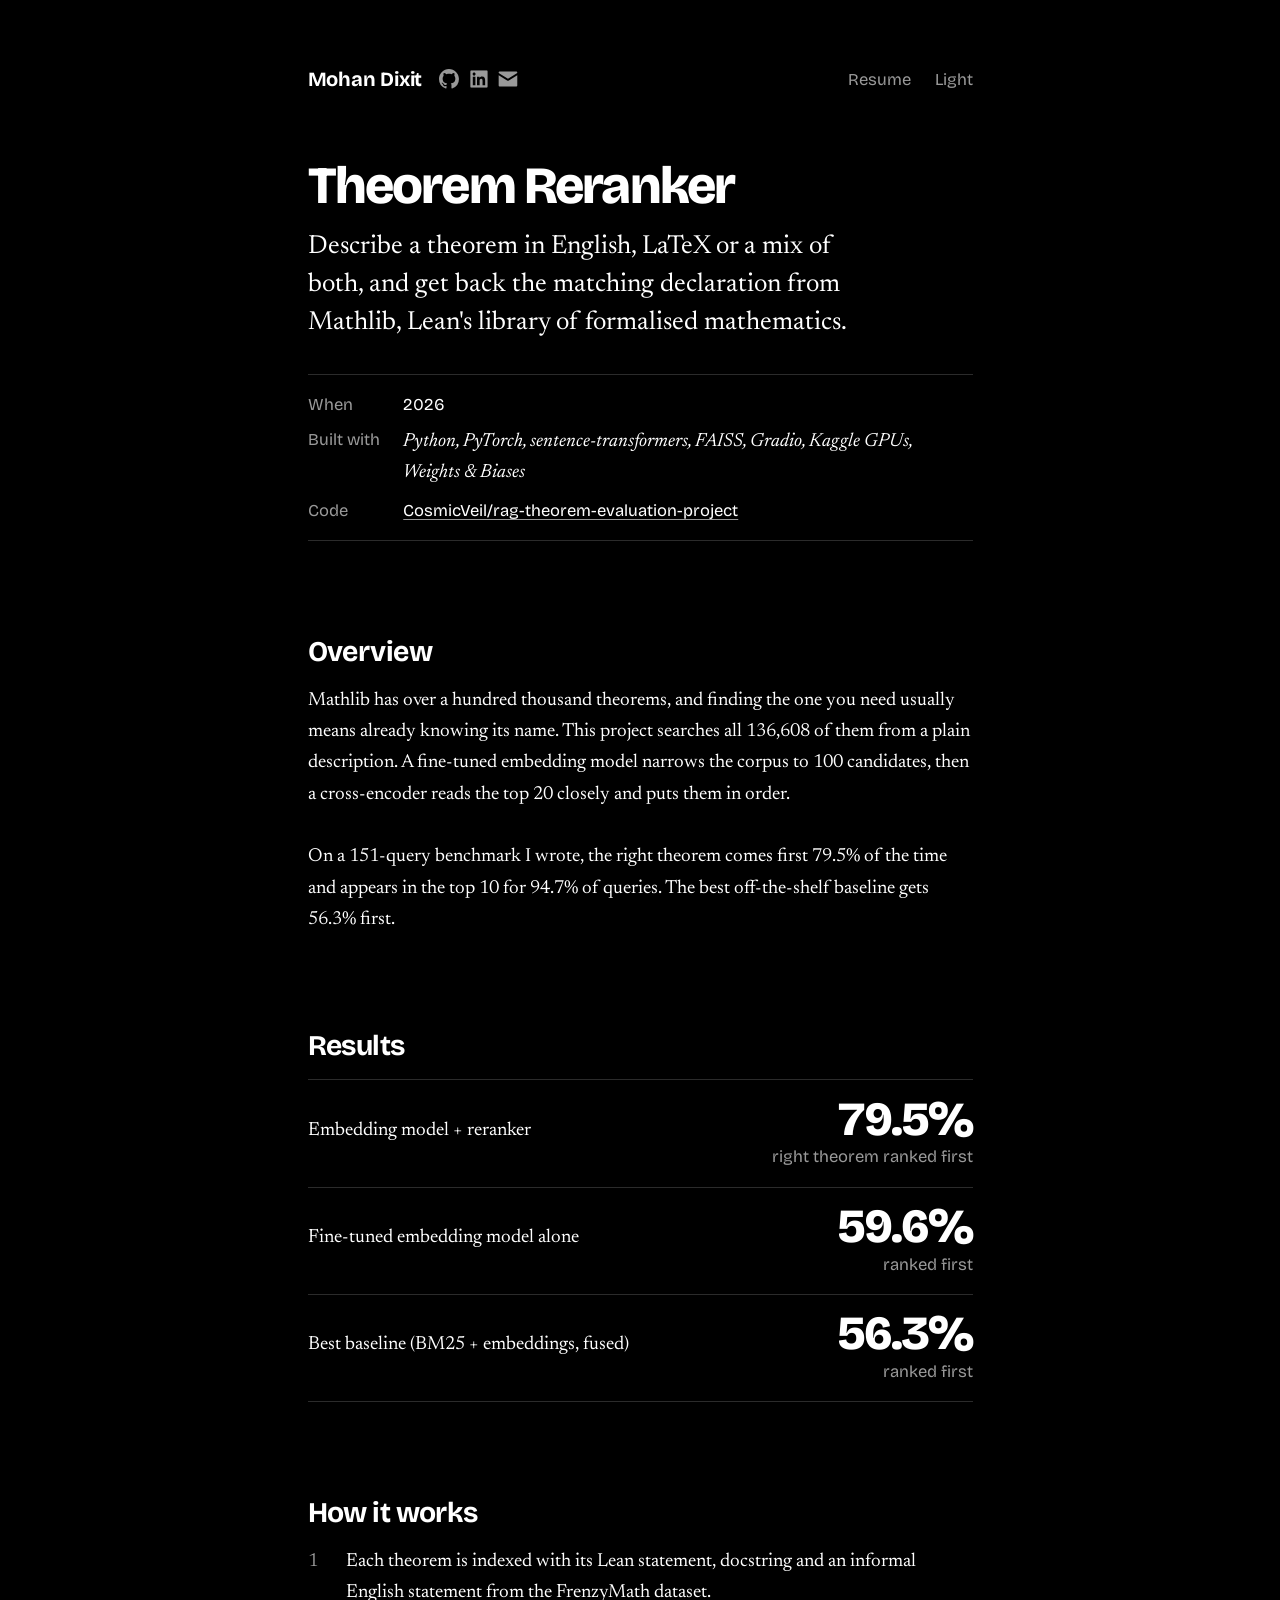
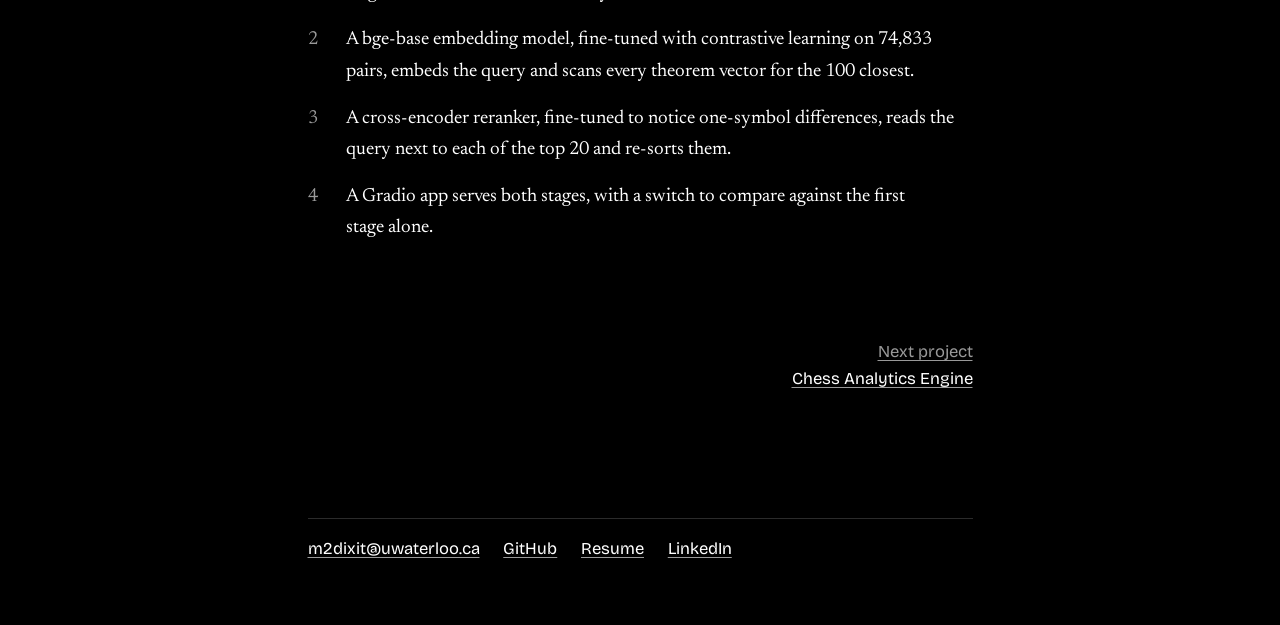
<file: projects/theorem-reranker.html>
<!doctype html>
<html lang="en" data-theme="dark">
<head>
<meta charset="utf-8">
<meta name="viewport" content="width=device-width, initial-scale=1">
<title>Theorem Reranker, Mohan Dixit</title>
<meta name="description" content="Semantic search over 136,608 Mathlib theorems with a fine-tuned embedding model and a cross-encoder reranker.">
<link rel="canonical" href="https://mohandixit.com/projects/theorem-reranker.html">
<meta name="color-scheme" content="dark light">
<script>
  try { if (localStorage.getItem("theme") === "light") document.documentElement.dataset.theme = "light"; } catch (e) {}
</script>
<link rel="preconnect" href="https://fonts.googleapis.com">
<link rel="preconnect" href="https://fonts.gstatic.com" crossorigin>
<link rel="stylesheet" href="https://fonts.googleapis.com/css2?family=Bricolage+Grotesque:opsz,wght@12..96,400..800&family=Newsreader:ital,opsz,wght@0,6..72,400..600;1,6..72,400..500&display=swap">
<link rel="stylesheet" href="../styles.css">
</head>
<body>
<header class="site-header reveal">
  <div class="name">
    <a class="home-link" href="../">Mohan Dixit</a>
    <a class="icon-link" href="https://github.com/CosmicVeil" aria-label="GitHub profile"><svg viewBox="0 0 16 16" width="16" height="16" aria-hidden="true" focusable="false"><path fill="currentColor" d="M8 0c4.42 0 8 3.58 8 8a8.013 8.013 0 0 1-5.45 7.59c-.4.08-.55-.17-.55-.38 0-.27.01-1.13.01-2.2 0-.75-.25-1.23-.54-1.48 1.78-.2 3.65-.88 3.65-3.95 0-.88-.31-1.59-.82-2.15.08-.2.36-1.02-.08-2.12 0 0-.67-.22-2.2.82-.64-.18-1.32-.27-2-.27-.68 0-1.36.09-2 .27-1.53-1.03-2.2-.82-2.2-.82-.44 1.1-.16 1.92-.08 2.12-.51.56-.82 1.28-.82 2.15 0 3.06 1.86 3.75 3.64 3.95-.23.2-.44.55-.51 1.07-.46.21-1.61.55-2.33-.66-.15-.24-.6-.83-1.23-.82-.67.01-.27.38.01.53.34.19.73.9.82 1.13.16.45.68 1.31 2.69.94 0 .67.01 1.3.01 1.49 0 .21-.15.45-.55.38A7.995 7.995 0 0 1 0 8c0-4.42 3.58-8 8-8Z"/></svg></a>
    <a class="icon-link" href="https://www.linkedin.com/in/mohan-dixit-6396922b5/" aria-label="LinkedIn profile"><svg viewBox="0 0 24 24" width="16" height="16" aria-hidden="true" focusable="false"><path fill="currentColor" d="M20.447 20.452h-3.554v-5.569c0-1.328-.027-3.037-1.852-3.037-1.853 0-2.136 1.445-2.136 2.939v5.667H9.351V9h3.414v1.561h.046c.477-.9 1.637-1.85 3.37-1.85 3.601 0 4.267 2.37 4.267 5.455v6.286zM5.337 7.433c-1.144 0-2.063-.926-2.063-2.065 0-1.138.92-2.063 2.063-2.063 1.14 0 2.064.925 2.064 2.063 0 1.139-.925 2.065-2.064 2.065zm1.782 13.019H3.555V9h3.564v11.452zM22.225 0H1.771C.792 0 0 .774 0 1.729v20.542C0 23.227.792 24 1.771 24h20.451C23.2 24 24 23.227 24 22.271V1.729C24 .774 23.2 0 22.222 0h.003z"/></svg></a>
    <a class="icon-link" href="mailto:m2dixit@uwaterloo.ca" aria-label="Email m2dixit@uwaterloo.ca" data-copy-email><svg viewBox="0 0 24 24" width="16" height="16" aria-hidden="true" focusable="false"><path fill="currentColor" d="M3 4h18a1 1 0 0 1 1 1v.53l-10 6.25L2 5.53V5a1 1 0 0 1 1-1Zm-1 3.89V19a1 1 0 0 0 1 1h18a1 1 0 0 0 1-1V7.89l-9.47 5.92a1 1 0 0 1-1.06 0L2 7.89Z"/></svg></a>
  </div>
  <nav class="site-nav" aria-label="Site">
    <a href="../assets/mohan-dixit-resume.pdf">Resume</a>
    <button class="theme-toggle" type="button" id="theme-toggle">Light</button>
  </nav>
</header>

<main>
  <h1 class="page-title reveal" style="--i:1">Theorem Reranker</h1>
  <p class="lede reveal" style="--i:1">Describe a theorem in English, LaTeX or a mix of both, and get back the matching declaration from Mathlib, Lean's library of formalised mathematics.</p>

  <dl class="meta reveal" style="--i:2">
    <dt>When</dt><dd>2026</dd>
    <dt>Built with</dt><dd class="stack">Python, PyTorch, sentence-transformers, FAISS, Gradio, Kaggle GPUs, Weights &amp; Biases</dd>
    <dt>Code</dt><dd><a href="https://github.com/CosmicVeil/rag-theorem-evaluation-project">CosmicVeil/rag-theorem-evaluation-project</a></dd>
  </dl>

  <section class="reveal" style="--i:3">
    <h2>Overview</h2>
    <p>Mathlib has over a hundred thousand theorems, and finding the one you need usually means already knowing its name. This project searches all 136,608 of them from a plain description. A fine-tuned embedding model narrows the corpus to 100 candidates, then a cross-encoder reads the top 20 closely and puts them in order.</p>
    <p>On a 151-query benchmark I wrote, the right theorem comes first 79.5% of the time and appears in the top 10 for 94.7% of queries. The best off-the-shelf baseline gets 56.3% first.</p>
  </section>

  <section class="reveal" style="--i:4">
    <h2>Results</h2>
    <ul class="results">
      <li>
        <span class="event">Embedding model + reranker</span>
        <span class="score"><span class="figure">79.5%</span><span class="note">right theorem ranked first</span></span>
      </li>
      <li>
        <span class="event">Fine-tuned embedding model alone</span>
        <span class="score"><span class="figure">59.6%</span><span class="note">ranked first</span></span>
      </li>
      <li>
        <span class="event">Best baseline (BM25 + embeddings, fused)</span>
        <span class="score"><span class="figure">56.3%</span><span class="note">ranked first</span></span>
      </li>
    </ul>
  </section>

  <section class="reveal" style="--i:5">
    <h2>How it works</h2>
    <ol class="steps">
      <li>Each theorem is indexed with its Lean statement, docstring and an informal English statement from the FrenzyMath dataset.</li>
      <li>A bge-base embedding model, fine-tuned with contrastive learning on 74,833 pairs, embeds the query and scans every theorem vector for the 100 closest.</li>
      <li>A cross-encoder reranker, fine-tuned to notice one-symbol differences, reads the query next to each of the top 20 and re-sorts them.</li>
      <li>A Gradio app serves both stages, with a switch to compare against the first stage alone.</li>
    </ol>
  </section>

  <section class="reveal" hidden style="--i:6">
    <h2>Decisions worth explaining</h2>
    <div class="decision">
      <h3>A benchmark built to catch near misses</h3>
      <p>A third of the 151 queries are traps: each comes with near-miss theorems such as the converse, the strict version of an inequality, or the same statement without a hypothesis. The evaluation reports how often a near miss is ranked above the real answer, which a plain accuracy number would hide.</p>
    </div>
    <div class="decision">
      <h3>Checking the data before trusting it</h3>
      <p>The informal statements are written by a language model. A spot check of 50 found 12 subtly wrong, mostly missing a hypothesis, so the benchmark queries are written from the Lean statements, which are exact. Every theorem in the benchmark is held out of training.</p>
    </div>
    <div class="decision">
      <h3>Why there are two stages</h3>
      <p>I first tried teaching the embedding model to tell a theorem from its one-symbol edit. It learned to (97% accuracy on held-out pairs), but accuracy on the real benchmark dropped sharply: pushing near-identical theorems apart distorted the space every query shares. So that job moved to a reranker that reads the query and a candidate together, and only has to do it for 20 candidates.</p>
    </div>
    <div class="decision">
      <h3>Measuring the cost</h3>
      <p>On two CPU threads, the first stage answers in about 60 ms and the reranker brings the median to about 1.1 seconds. Looking deeper than the top 20 didn't help: more candidates just meant more near twins to get wrong.</p>
    </div>
  </section>

  <nav class="pager reveal" style="--i:7" aria-label="More projects">
    <a class="next" href="chess-analytics-engine.html"><span>Next project</span>Chess Analytics Engine</a>
  </nav>
</main>

<footer class="reveal" style="--i:8">
  <ul>
    <li><a href="mailto:m2dixit@uwaterloo.ca">m2dixit@uwaterloo.ca</a></li>
    <li><a href="https://github.com/CosmicVeil">GitHub</a></li>
    <li><a href="../assets/mohan-dixit-resume.pdf">Resume</a></li>
    <li><a href="https://www.linkedin.com/in/mohan-dixit-6396922b5/">LinkedIn</a></li>
  </ul>
</footer>

<script src="../script.js"></script>
<script data-goatcounter="https://mohandixit.goatcounter.com/count" async src="//gc.zgo.at/count.js"></script>
</body>
</html>
</file>
<file: styles.css>
/* Shared by every page. Dark is the default; light is opt-in via the toggle. */
:root {
  --bg: #000;
  --fg: #fff;
  --muted: #999;
  --rule: #2b2b2b;

  /* Two faces with separate jobs. The serif carries anything you read
     as prose; the grotesque carries names, headings, numbers and the
     small interface text around them. */
  --serif: "Newsreader", "Iowan Old Style", Georgia, serif;
  --sans: "Bricolage Grotesque", system-ui, -apple-system, "Segoe UI", sans-serif;

  /* Vertical rhythm. Every vertical gap is a fraction or multiple of one
     line of body text (line-height 1.6 x root size), so spacing and text
     share one beat. In rem, so it scales down with the phone font size. */
  --line: 1.65rem;
  --quarter: calc(var(--line) / 4);  /* inside one item */
  --half: calc(var(--line) / 2);     /* heading to its content, list rows */
  --double: calc(var(--line) * 2);   /* page title, figures */
  --triple: calc(var(--line) * 3);   /* between sections */
  --quad: calc(var(--line) * 4);     /* before the footer */
  --gutter: 1.25rem;                 /* horizontal gaps */
}
[data-theme="light"] {
  --bg: #fff;
  --fg: #000;
  --muted: #666;
  --rule: #ddd;
}

* { box-sizing: border-box; }

html {
  background: var(--bg);
  color: var(--fg);
  font-family: var(--serif);
  font-size: 1.1875rem;
  font-optical-sizing: auto;
  line-height: 1.65;
  -webkit-text-size-adjust: 100%;
  transition: background-color 0.3s ease, color 0.3s ease;
}

body {
  max-width: 38rem;
  margin: 0 auto;
  padding: var(--line) 1.5rem var(--double);
}
@media (min-width: 48rem) {
  body { padding-top: var(--double); }
}

/* Reset vertical margins; spacing below is set deliberately, one rule per gap. */
h1, h2, h3, p, ul, ol, dl, dd, figure { margin: 0; }
ul, ol { list-style: none; padding: 0; }

a {
  color: inherit;
  text-decoration: underline;
  text-decoration-color: var(--muted);
  text-decoration-thickness: 1px;
  text-underline-offset: 0.18em;
  transition: text-decoration-color 0.2s ease;
}
a:hover { text-decoration-color: currentColor; }
:focus-visible { outline: 2px solid var(--fg); outline-offset: 3px; }

img { max-width: 100%; height: auto; display: block; }
p, li, dd, figcaption { text-wrap: pretty; }
h1, h2, .page-title, .lede { text-wrap: balance; }

/* Interface text: header, labels, figures, footer. */
.site-header, h1, h2, .results .figure, .results .note, .entries .what,
.entries .when, .meta, .pager, footer, figcaption, .icon-link[data-note]::after {
  font-family: var(--sans);
}

/* Header and navigation */
.site-header {
  display: flex;
  align-items: center;
  justify-content: space-between;
  gap: var(--half) var(--gutter);
  flex-wrap: wrap;
}
.name {
  display: flex;
  align-items: center;
  gap: 0.5rem;
}
.name > :first-child { margin-right: 0.4rem; }
.home-link {
  font-size: 1.0625rem;
  font-weight: 700;
  letter-spacing: -0.01em;
  text-decoration: none;
}
.icon-link {
  position: relative;
  display: inline-flex;
  color: var(--muted);
  transition: color 0.2s ease;
}
.icon-link:hover { color: var(--fg); }
.icon-link svg { width: 1.05rem; height: 1.05rem; }
h1 ~ .icon-link svg { width: 1.2rem; height: 1.2rem; }
.icon-link[href*="linkedin"] svg { transform: scale(0.88); }
.icon-link[href^="mailto:"] svg { transform: scale(1.12); }
/* Confirmation after the email icon copies the address. */
.icon-link[data-note]::after {
  content: attr(data-note);
  position: absolute;
  left: 0;
  top: calc(100% + 0.4rem);
  white-space: nowrap;
  font-size: 0.8125rem;
  font-weight: 400;
  color: var(--fg);
  background: var(--bg);
  animation: note-in 0.2s ease both;
}
@keyframes note-in { from { opacity: 0; transform: translateY(-3px); } }
.site-nav {
  display: flex;
  align-items: baseline;
  gap: var(--gutter);
  font-size: 0.875rem;
}
.site-nav a { color: var(--muted); text-decoration: none; }
.site-nav a:hover { color: var(--fg); }
.theme-toggle {
  font: inherit;
  color: var(--muted);
  background: none;
  border: 0;
  padding: 0;
  cursor: pointer;
  transition: color 0.2s ease;
}
.theme-toggle:hover { color: var(--fg); }

h1 {
  font-size: 2.25rem;
  font-weight: 800;
  line-height: 1.05;
  letter-spacing: -0.035em;
}
.page-title { margin-top: var(--double); font-size: 2.75rem; }

/* Intro block: name, then the two lines that belong to it. */
.intro { margin-top: var(--line); }
.seeking { color: var(--muted); }
.seeking a { color: var(--fg); }
.lede { margin-top: var(--half); font-size: 1.375rem; line-height: 1.45; }

/* Sections and headings */
main > section { margin-top: var(--triple); }
h2 {
  margin-bottom: var(--half);
  font-size: 1.5rem;
  font-weight: 700;
  line-height: 1.2;
  letter-spacing: -0.02em;
}
h3 {
  font-size: 1.0625rem;
  font-weight: 400;
  font-style: italic;
  color: var(--muted);
}
section p + p { margin-top: var(--line); }

/* Contests and results: the one bold element on the page. */
.results + h3 { margin-top: var(--line); }
.results { margin-top: var(--quarter); }
.results li {
  display: flex;
  align-items: baseline;
  justify-content: space-between;
  gap: var(--gutter);
  padding: var(--half) 0;
  border-bottom: 1px solid var(--rule);
}
.results li:first-child { border-top: 1px solid var(--rule); }
.results .event { flex: 1; min-width: 0; }
.results .score { text-align: right; max-width: 50%; }
.results .figure {
  display: block;
  font-size: 2.5rem;
  font-weight: 800;
  line-height: 1;
  letter-spacing: -0.04em;
  font-variant-numeric: lining-nums tabular-nums;
}
.results .note { display: block; font-size: 0.875rem; color: var(--muted); }

/* Plain lists of roles and projects: one line of space between items,
   none inside an item except a quarter before the stack. */
.entries > li + li { margin-top: var(--line); }
.entries .what { display: block; font-size: 1.125rem; font-weight: 600; letter-spacing: -0.01em; }
.entries .detail { display: block; color: var(--muted); }
.entries .stack { display: block; margin-top: var(--quarter); font-size: 0.875rem; font-style: italic; color: var(--muted); }
.entries .when { margin-left: 0.5rem; font-size: 0.8125rem; font-weight: 400; letter-spacing: 0; color: var(--muted); }

/* Project pages */
.meta {
  display: grid;
  grid-template-columns: max-content 1fr;
  gap: var(--quarter) var(--gutter);
  margin-top: var(--line);
  padding: var(--half) 0;
  border-top: 1px solid var(--rule);
  border-bottom: 1px solid var(--rule);
  font-size: 0.875rem;
}
.meta dt { color: var(--muted); }
.meta dd.stack { font-family: var(--serif); font-size: 1rem; font-style: italic; }

.steps { counter-reset: step; }
.steps li {
  counter-increment: step;
  position: relative;
  padding-left: 2rem;
}
.steps li + li { margin-top: var(--half); }
.steps li::before {
  content: counter(step);
  position: absolute;
  left: 0;
  color: var(--muted);
  font-variant-numeric: lining-nums tabular-nums;
}

.decision + .decision { margin-top: var(--line); }
.decision h3 { font-family: var(--sans); font-style: normal; color: var(--fg); font-weight: 600; }
.decision p { margin-top: var(--quarter); color: var(--muted); }

main > figure { margin-top: var(--double); }
figure img { border: 1px solid var(--rule); }
figcaption { margin-top: var(--quarter); font-size: 0.875rem; color: var(--muted); }

.pager {
  display: flex;
  justify-content: space-between;
  gap: var(--gutter);
  margin-top: var(--triple);
  font-size: 0.875rem;
}
.pager span { display: block; color: var(--muted); font-size: 0.875rem; }
.pager .next { text-align: right; margin-left: auto; }

footer {
  margin-top: var(--quad);
  padding-top: var(--half);
  border-top: 1px solid var(--rule);
  font-size: 0.875rem;
  color: var(--muted);
}
footer ul { display: flex; flex-wrap: wrap; gap: var(--quarter) var(--gutter); }
footer a { color: var(--fg); }

/* Motion: a short fade-up as each page loads, staggered by --i,
   plus a crossfade between pages where the browser supports it. */
.reveal {
  animation: rise 0.6s cubic-bezier(0.2, 0.7, 0.2, 1) both;
  animation-delay: calc(var(--i, 0) * 70ms);
}
@keyframes rise {
  from { opacity: 0; transform: translateY(8px); }
}
@view-transition { navigation: auto; }
::view-transition-old(root),
::view-transition-new(root) { animation-duration: 0.25s; }

@media (prefers-reduced-motion: reduce) {
  html, a, .theme-toggle, .icon-link { transition: none; }
  .icon-link[data-note]::after { animation: none; }
  .reveal { animation: none; }
  @view-transition { navigation: none; }
}

@media (max-width: 30rem) {
  html { font-size: 1.0625rem; }
  h1 { font-size: 2rem; }
  .page-title { font-size: 2.25rem; }
  .results .figure { font-size: 2rem; }
  .intro br { display: none; }
}
</file>
